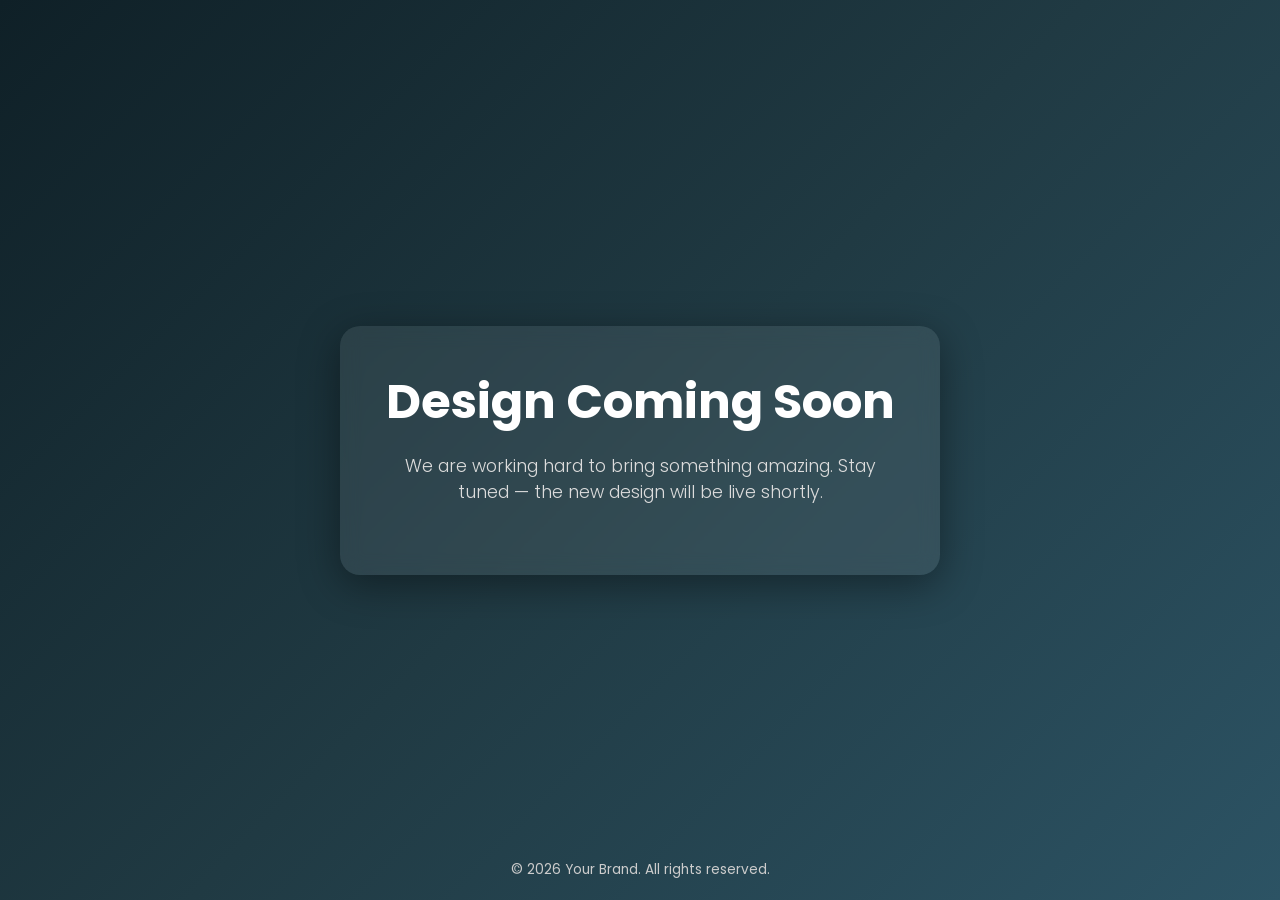
<file: coming-soon.html>
<!DOCTYPE html>
<html lang="en">
<head>
    <meta charset="UTF-8">
    <title>Coming Soon</title>
    <meta name="viewport" content="width=device-width, initial-scale=1.0">

    <!-- Google Font -->
    <link href="https://fonts.googleapis.com/css2?family=Poppins:wght@300;400;600;700&display=swap" rel="stylesheet">

    <style>
        * {
            margin: 0;
            padding: 0;
            box-sizing: border-box;
            font-family: 'Poppins', sans-serif;
        }

        body {
            height: 100vh;
            background: linear-gradient(135deg, #0f2027, #203a43, #2c5364);
            display: flex;
            align-items: center;
            justify-content: center;
            color: #ffffff;
            text-align: center;
            overflow: hidden;
        }

        .container {
            max-width: 600px;
            padding: 40px;
            backdrop-filter: blur(10px);
            background: rgba(255, 255, 255, 0.08);
            border-radius: 20px;
            box-shadow: 0 10px 40px rgba(0, 0, 0, 0.4);
            animation: fadeIn 1.5s ease-in-out;
        }

        h1 {
            font-size: 3rem;
            font-weight: 700;
            margin-bottom: 15px;
        }

        p {
            font-size: 1.1rem;
            font-weight: 300;
            margin-bottom: 30px;
            color: #dcdcdc;
        }

        .notify-btn {
            padding: 12px 28px;
            font-size: 1rem;
            font-weight: 500;
            border: none;
            border-radius: 30px;
            cursor: pointer;
            background: #00f5a0;
            color: #000;
            transition: 0.3s ease;
        }

        .notify-btn:hover {
            background: #00c98d;
            transform: scale(1.05);
        }

        @keyframes fadeIn {
            from {
                opacity: 0;
                transform: translateY(20px);
            }
            to {
                opacity: 1;
                transform: translateY(0);
            }
        }

        footer {
            position: absolute;
            bottom: 20px;
            font-size: 0.85rem;
            color: #cccccc;
        }

        @media(max-width: 500px){
            h1{
                font-size: 2.2rem;
            }
        }
    </style>
</head>
<body>

    <div class="container">
        <h1>Design Coming Soon</h1>
        <p>We are working hard to bring something amazing.  
           Stay tuned — the new design will be live shortly.</p>
        
    </div>

    <footer>
        © 2026 Your Brand. All rights reserved.
    </footer>

</body>
</html>
</file>
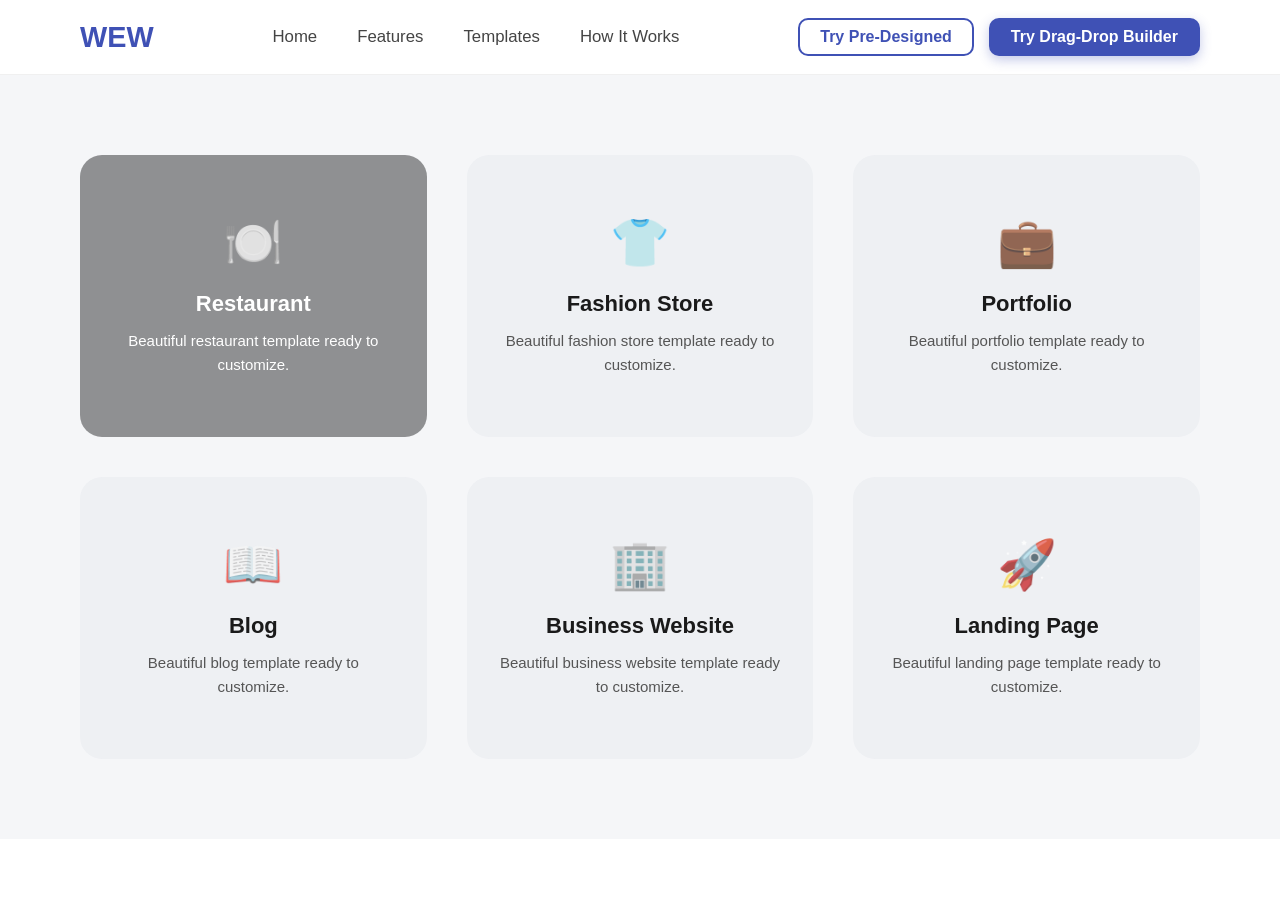
<file: prd-intro.html>
<!DOCTYPE html>
<html lang="en">
<head>
    <meta charset="UTF-8">
    <meta name="viewport" content="width=device-width, initial-scale=1.0">
    <title>Document</title>
    <link rel="stylesheet" href="prd-intro.css">
</head>
<body>
<nav class="navbar">
        <div class="logo">WEW</div>

        <ul class="nav-links">
    <li><a href="#home">Home</a></li>
    <li><a href="#features">Features</a></li>
    <li><a href="#templates">Templates</a></li>
    <li><a href="#how-it-works">How It Works</a></li>
</ul>


        <div class="nav-buttons">
            <a class="btn-outline" href="prd-intro.html">Try Pre-Designed</a>
            <a class="btn-primary" href="urd-intro.html">Try Drag-Drop Builder</a>
        </div>
    </nav>

    <section class="hero-templates" id="templates">
    <div class="templates-container">

        <a href="rest-preview.html" class="template-card">
            <div class="template-icon">🍽️</div>
            <h3>Restaurant</h3>
            <p style="color:#fff">Beautiful restaurant template ready to customize.</p>
        </a>

        <a href="coming-soon.html" class="template-card">
            <div class="template-icon">👕</div>
            <h3>Fashion Store</h3>
            <p>Beautiful fashion store template ready to customize.</p>
        </a>

        <a href="coming-soon.html" class="template-card">
            <div class="template-icon">💼</div>
            <h3>Portfolio</h3>
            <p>Beautiful portfolio template ready to customize.</p>
        </a>

        <a href="coming-soon.html" class="template-card">
            <div class="template-icon">📖</div>
            <h3>Blog</h3>
            <p>Beautiful blog template ready to customize.</p>
        </a>

        <a href="coming-soon.html" class="template-card">
            <div class="template-icon">🏢</div>
            <h3>Business Website</h3>
            <p>Beautiful business website template ready to customize.</p>
        </a>

        <a href="coming-soon.html" class="template-card">
            <div class="template-icon">🚀</div>
            <h3>Landing Page</h3>
            <p>Beautiful landing page template ready to customize.</p>
        </a>

    </div>
</section>

</body>
</html>
</file>
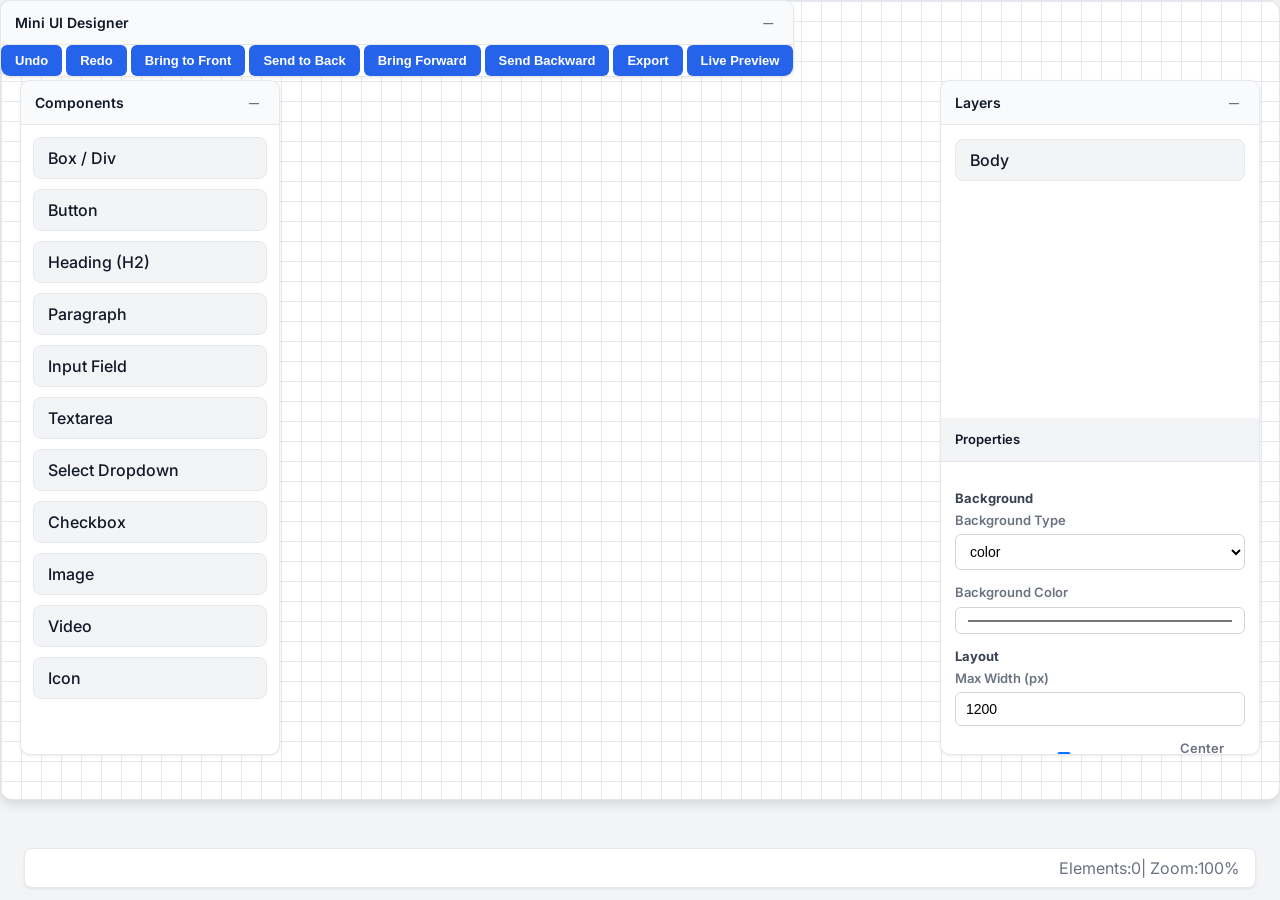
<file: urd-intro.html>
<!doctype html>
<html lang="en">
<head>
  <meta charset="utf-8" />
  <meta name="viewport" content="width=device-width, initial-scale=1" />
  <title>Mini UI Designer (Fullscreen Canvas)</title>

  <!-- Fonts -->
  <link href="https://fonts.googleapis.com/css2?family=Inter:wght@400;700&family=Poppins:wght@400;700&family=Roboto:wght@400;700&family=Montserrat:wght@400;700&display=swap" rel="stylesheet" />

  <!-- Icons -->
  <link rel="stylesheet" href="https://cdnjs.cloudflare.com/ajax/libs/font-awesome/6.5.1/css/all.min.css"/>

  <!-- Styles -->
  <link rel="stylesheet" href="urd-intro.css" />

  <!-- Favicon -->
  <link rel="icon" href="data:,">
</head>

<body>

  <!-- Background (non-interactive) -->
  <div id="canvas-bg" aria-hidden="true"></div>
  <!-- ================= TOP BAR ================= -->
  <div id="floating-topbar" class="floating-pane topbar floating">
    <div class="pane-header floating-header" id="drag-topbar">
      <span>Mini UI Designer</span>
      <button
        type="button"
        id="minTopbar"
        class="pane-min-btn"
        aria-label="Minimize top bar"
      >–</button>
    </div>

    <div class="topbar-actions" id="topbar-actions">
      <button type="button" id="undoBtn" class="btn">Undo</button>
      <button type="button" id="redoBtn" class="btn">Redo</button>
      <button type="button" id="bringFrontBtn" class="btn">Bring to Front</button>
      <button type="button" id="sendBackBtn" class="btn">Send to Back</button>
      <button type="button" id="bringForwardBtn" class="btn">Bring Forward</button>
      <button type="button" id="sendBackwardBtn" class="btn">Send Backward</button>
      <button type="button" id="exportBtn" class="btn">Export</button>
      <button type="button" id="livePreviewBtn" class="btn">Live Preview</button>
    </div>
  </div>

  <!-- ================= LEFT PANE ================= -->
  <div id="floating-left" class="floating-pane left-pane floating">
    <div class="pane-header floating-header" id="drag-left">
      <span>Components</span>
      <button
        type="button"
        id="minLeft"
        class="pane-min-btn"
        aria-label="Minimize components panel"
      >–</button>
    </div>

    <div class="components-list" id="componentsList"></div>
  </div>

  <!-- ================= RIGHT PANE ================= -->
  <div id="floating-right" class="floating-pane right-pane floating">
    <div class="pane-header floating-header" id="drag-right">
      <span>Layers</span>
      <button
        type="button"
        id="minRight"
        class="pane-min-btn"
        aria-label="Minimize layers panel"
      >–</button>
    </div>

    <div id="layersPanel" class="panel-scroll"></div>

    <div class="pane-header">Properties</div>
    <div id="propsPanel" class="panel-scroll"></div>
  </div>

  <!-- ================= CANVAS ================= -->
  <main id="canvasWrapper">
    <div id="canvas" role="application"></div>
  </main>

  <!-- ================= STATUS BAR ================= -->
  <footer class="statusbar floating-pane">
    Elements: <span id="elCount">0</span> |
    Zoom: <span id="zoomVal">100%</span>
  </footer>

  <!-- ================= NOSCRIPT ================= -->
  <noscript>
    <div style="padding:20px;color:red;">
      This app requires JavaScript to run.
    </div>
  </noscript>

  <!-- ================= SCRIPT ================= -->
  <script type="module" src="main.js"></script>

</body>
</html>
</file>
<file: prd-intro.css>
.navbar {
    width: 100%;
    padding: 18px 80px;
    display: flex;
    justify-content: space-between;
    align-items: center;
    background: #fff;
    position: sticky;
    top: 0;
    z-index: 100;
    border-bottom: 1px solid rgba(0,0,0,0.06);
}

.logo {
    font-size: 1.8rem;
    font-weight: 700;
    color: #3f51b5;
}

.nav-links {
    display: flex;
    gap: 40px;
    list-style: none;
}

.nav-links a {
    text-decoration: none;
    font-size: 1.05rem;
    color: #444;
    transition: 0.2s;
}

.nav-links a:hover {
    color: #3f51b5;
}

.nav-buttons {
    display: flex;
    gap: 15px;
}

.btn-primary {
    background: #3f51b5;
    color: white;
    padding: 10px 22px;
    border-radius: 10px;
    text-decoration: none;
    font-weight: 600;
    box-shadow: 0 4px 12px rgba(63, 81, 181, 0.3);
    transition: 0.2s;
}

.btn-primary:hover {
    transform: translateY(-2px);
}

.btn-outline {
    border: 2px solid #3f51b5;
    padding: 8px 20px;
    border-radius: 10px;
    text-decoration: none;
    color: #3f51b5;
    font-weight: 600;
    transition: 0.2s;
}

.btn-outline:hover {
    background: rgba(63,81,181,0.08);
}

/* RESET */
* {
    margin: 0;
    padding: 0;
    box-sizing: border-box;
    font-family: 'Inter', sans-serif;
}
html{
    scroll-behavior: smooth;
}
body {
    background: #ffffff;
    color: #1a1a1a;
    overflow-x: hidden;
}

/* ================= HERO TEMPLATE SECTION ================= */

.hero-templates {
    padding: 80px 80px;
    background: #f5f6f8;
}

.templates-container {
    max-width: 1200px;
    margin: auto;
    display: grid;
    grid-template-columns: repeat(3, 1fr);
    gap: 40px;
}

.template-card {
    background: #eef0f3;
    padding: 60px 30px;
    border-radius: 22px;
    text-align: center;
    transition: all 0.3s ease;
    text-decoration: none;
    color: inherit;
    display: block;
}

/* First Card Background Image */
.templates-container .template-card:first-child {
    position: relative;
    overflow: hidden;
    color: #ffffff;
}

/* Background Layer */
.templates-container .template-card:first-child::before {
    content: "";
    position: absolute;
    inset: 0;
    
    background: url("https://res.cloudinary.com/dtc5mqbv0/image/upload/v1767405714/hero_tpxpio.jpg");
    background-size: cover;
    background-position: center;
    background-repeat: no-repeat;

    filter: blur(1px);
    transform: scale(1.1); /* prevents blur edge cut */
    z-index: 0;
}

/* Dark Overlay (optional but recommended) */
.templates-container .template-card:first-child::after {
    content: "";
    position: absolute;
    inset: 0;
    background: rgba(0,0,0,0.4);
    z-index: 1;
}

/* Keep Content Above Blur */
.templates-container .template-card:first-child * {
    position: relative;
    z-index: 2;
}


.template-card:hover {
    transform: translateY(-10px);
    box-shadow: 0 20px 40px rgba(0,0,0,0.08);
}

.template-card:hover {
    transform: translateY(-10px);
    box-shadow: 0 20px 40px rgba(0,0,0,0.08);
}

.template-icon {
    font-size: 48px;
    margin-bottom: 20px;
    opacity: 0.8;
}

.template-card h3 {
    font-size: 22px;
    margin-bottom: 12px;
    font-weight: 600;
}

.template-card p {
    font-size: 15px;
    color: #555;
    line-height: 1.6;
}
</file>
<file: urd-intro.css>
/* ------------------------------------------------------
   GLOBAL RESET + BASE
------------------------------------------------------ */
*, *::before, *::after {
  box-sizing: border-box;
}

:root {
  --panel-bg: #ffffff;
  --panel-border: #e5e7eb;
  --panel-hover: #f5f6f8;
  --panel-radius: 10px;

  --accent: #2563eb;
  --accent-hover: #1e4ecf;

  --text: #111827;
  --text-light: #6b7280;
  --bg: #f3f4f6;

  --shadow-sm: 0 1px 3px rgba(0,0,0,0.08);
  --shadow-md: 0 4px 12px rgba(0,0,0,0.12);

  --font: "Inter", -apple-system, BlinkMacSystemFont, sans-serif;
}

/* Layout */
html, body {
  margin: 0;
  padding: 0;
  font-family: var(--font);
  background: var(--bg);
  color: var(--text);
  overflow: hidden;
}

/* ------------------------------------------------------
   CANVAS WRAPPER
------------------------------------------------------ */
#canvasWrapper {
  position: fixed;
  inset: 0;
  overflow-y: auto;
  overflow-x: hidden;
  background: var(--bg);
  padding: 0;
  z-index: 2;

}

/* ------------------------------------------------------
   CANVAS
------------------------------------------------------ */
#canvas {
  position: relative;
  width: 1600px;
  margin: 0 auto;
  background: #fff;
  border: 1px solid #e2e5e9;
  border-radius: 12px;
  box-shadow: var(--shadow-md);

  /* Grid */
  background-image:
    linear-gradient(#e5e7eb 1px, transparent 1px),
    linear-gradient(90deg, #e5e7eb 1px, transparent 1px);
  background-size: 20px 20px;

  transform-origin: 0 0;
}

/* ------------------------------------------------------
   FLOATING PANELS
------------------------------------------------------ */
.floating-pane {
  background: var(--panel-bg);
  border: 1px solid var(--panel-border);
  border-radius: var(--panel-radius);
  box-shadow: var(--shadow-sm);
  position: fixed;
  overflow: hidden;
  z-index: 1000;
  transition: box-shadow 0.2s ease;
}

.floating-pane:hover {
  box-shadow: var(--shadow-md);
}

/* Panel Header */
.pane-header {
  background: #f9fafb;
  border-bottom: 1px solid var(--panel-border);
  height: 44px;
  padding: 0 14px;
  display: flex;
  align-items: center;
  justify-content: space-between;
  font-weight: 600;
  font-size: 14px;
  color: var(--text);
  cursor: move;
  flex-shrink: 0; /* prevent header from shrinking */
}

.pane-min-btn {
  border: none;
  background: transparent;
  font-size: 18px;
  cursor: pointer;
  color: var(--text-light);
}

.pane-min-btn:hover {
  color: var(--text);
}

/* ------------------------------------------------------
   LEFT PANEL (Components)
------------------------------------------------------ */
.left-pane.floating {
  width: 260px;
  left: 20px;
  top: 80px;
  height: 75vh;        /* FIXED HEIGHT */
  display: flex;
  flex-direction: column;
  overflow: hidden;
}

/* Component List */
.components-list {
  flex: 1;
  padding: 12px;
  overflow-y: auto;     /* scrolls independently */
  min-height: 0;
}

.component-item {
  background: #f3f4f6;
  padding: 10px 14px;
  margin-bottom: 10px;
  border-radius: 8px;
  cursor: pointer;
  color: var(--text);
  font-weight: 500;
  border: 1px solid #e5e7eb;
  transition: background 0.2s, border 0.2s;
}

.component-item:hover {
  background: var(--panel-hover);
  border-color: #d1d5db;
}

.component-item.active {
  background: var(--accent);
  color: #fff;
  border-color: var(--accent);
}

/* ------------------------------------------------------
   RIGHT PANEL (Layers + Properties)
------------------------------------------------------ */
.right-pane.floating {
  width: 320px;
  right: 20px;
  top: 80px;
  height: 75vh;       /* FIXED HEIGHT */
  display: flex;
  flex-direction: column;
  overflow: hidden;
}

/* LAYERS PANEL */
#layersPanel {
  flex: 1;
  padding: 14px;
  overflow-y: auto;
  min-height: 0;
}

/* PROPERTIES PANEL */
#propsPanel {
  flex: 1;
  padding: 14px;
  overflow-y: auto;
  min-height: 0;
}

/* OLD SCROLL CODE — REMOVED (not needed now)
.panel-scroll {
  padding: 14px;
  overflow-y: auto;
  max-height: calc(82vh - 60px);
}
*/

/* ------------------------------------------------------
   PROPERTIES INPUTS
------------------------------------------------------ */
.prop-group {
  margin-bottom: 14px;
}

.prop-group label {
  font-size: 13px;
  font-weight: 600;
  color: var(--text-light);
  margin-bottom: 6px;
  display: block;
}

.prop-group input,
.prop-group select,
.prop-group textarea {
  width: 100%;
  padding: 8px 10px;
  font-size: 14px;
  border-radius: 6px;
  border: 1px solid #d1d5db;
  background: #fff;
  transition: border 0.2s, box-shadow 0.2s;
}

.prop-group input:focus,
.prop-group select:focus {
  border-color: var(--accent);
  box-shadow: 0 0 6px rgba(37,99,235,0.25);
}

/* ------------------------------------------------------
   LAYERS PANEL ITEMS
------------------------------------------------------ */
.layer-item {
  padding: 10px 14px;
  background: #f3f4f6;
  border-radius: 8px;
  margin-bottom: 10px;
  cursor: pointer;
  font-weight: 500;
  display: flex;
  align-items: center;
  justify-content: space-between;
  border: 1px solid #e5e7eb;
  transition: background 0.2s, border 0.2s;
}

.layer-item:hover {
  background: var(--panel-hover);
  border-color: #d1d5db;
}

.layer-item.selected {
  background: var(--accent);
  color: #fff;
  border-color: var(--accent);
}

/* ------------------------------------------------------
   CANVAS ELEMENTS
------------------------------------------------------ */
.canvas-element {
  position: absolute;
  border: 2px solid transparent;
  border-radius: 8px;
  display: flex;
  justify-content: center;
  align-items: center;
  cursor: move;
  transition: border-color 0.12s;
  font-weight: 500;
   /* 🔑 REQUIRED FOR BORDER RADIUS */
  overflow: hidden;
}

.canvas-element.selected {
  border-color: var(--accent);
  box-shadow: 0 0 0 3px rgba(37,99,235,0.2);
  z-index: 5;
}

/* Resize Handles */
.resize-handle {
  width: 10px;
  height: 10px;
  border: 2px solid white;
  background: var(--accent);
  border-radius: 50%;
  position: absolute;
}

.resize-handle.nw { top: -6px; left: -6px; cursor: nwse-resize; }
.resize-handle.ne { top: -6px; right: -6px; cursor: nesw-resize; }
.resize-handle.sw { bottom: -6px; left: -6px; cursor: nesw-resize; }
.resize-handle.se { bottom: -6px; right: -6px; cursor: nwse-resize; }

/* ------------------------------------------------------
   BUTTONS
------------------------------------------------------ */
.btn {
  background: var(--accent);
  color: #fff;
  padding: 8px 14px;
  border-radius: 6px;
  font-size: 13px;
  border: none;
  cursor: pointer;
  font-weight: 600;
  transition: background 0.2s;
}

.btn:hover {
  background: var(--accent-hover);
}

/* ------------------------------------------------------
   STATUS BAR
------------------------------------------------------ */
.statusbar {
  background: #ffffff;
  border-top: 1px solid #e5e7eb;
  height: 40px;
  position: fixed;
  bottom: 12px;
  left: 24px;
  right: 24px;
  border-radius: 8px;
  box-shadow: var(--shadow-sm);
  padding: 0 16px;
  display: flex;
  align-items: center;
  justify-content: flex-end;
  color: var(--text-light);
}

/* ------------------------------------------------------
   MINIMIZED PANELS
------------------------------------------------------ */
.floating-pane.minimized {
  height: 44px;
}

.floating-pane.minimized > :not(.pane-header) {
  display: none !important;
}
/* ---------- FIXES & UX IMPROVEMENTS ---------- */

/* Draggable headers only */
.pane-header {
  cursor: default;
}

.floating-header {
  cursor: move;
}

/* Responsive canvas */
#canvas {
  width: min(1600px, calc(100% - 40px));
}

/* Prevent resize handles from blocking drag */
.canvas-element.dragging .resize-handle {
  pointer-events: none;
}

/* Sub-section headers */
.right-pane .pane-header:not(.floating-header) {
  background: #f3f4f6;
  font-size: 13px;
}

/* Secondary buttons */
.btn.secondary {
  background: #e5e7eb;
  color: var(--text);
}

.btn.secondary:hover {
  background: #d1d5db;
}
/* ================= EDITOR ANIMATIONS ================= */

@keyframes fadeIn {
  from { opacity: 0; }
  to   { opacity: 1; }
}

@keyframes fadeOut {
  from { opacity: 1; }
  to   { opacity: 0; }
}

@keyframes fadeInUp {
  from { opacity: 0; transform: translateY(20px); }
to   { opacity: 1; transform: translateY(0); }

}

@keyframes fadeInDown {
  from { opacity: 0; transform: translateY(-20px); }
to   { opacity: 1; transform: translateY(0); }

}

@keyframes fadeInLeft {
  from { opacity: 0; transform: translateX(-20px); }
  to   { opacity: 1; transform: translateX(0px); }
}

@keyframes fadeInRight {
  from { opacity: 0; transform: translateX(20px);}
  to   { opacity: 1; transform: translateX(0px); }
}




@keyframes fadeOutUp {
  to { opacity: 0; transform: translateY(-20px); }

}

@keyframes fadeOutDown {
  to { opacity: 0; transform: translateY(20px); }

}


@keyframes slideInLeft {
  from { opacity: 0; transform: translate3d(-200px, 0, 0); }
  to   { opacity: 1; transform: translate3d(0, 0, 0); }
}
@keyframes slideInRight {
  from { opacity: 0; transform: translate3d(200px, 0, 0); }
  to   { opacity: 1; transform: translate3d(0, 0, 0); }
}
@keyframes slideInUp {
  from { opacity: 0; transform: translate3d(0, 200px, 0); }
  to   { opacity: 1; transform: translate3d(0, 0, 0); }
}
@keyframes slideInDown {
  from { opacity: 0; transform: translate3d(0, -200px, 0); }
  to   { opacity: 1; transform: translate3d(0, 0, 0); }
}

@keyframes slideOutLeft {
  from { opacity: 1; --tx: 0px; }
  to   { transform: translateX(-200px);opacity: 0;}
}

@keyframes slideOutRight {
  from { opacity: 1; --tx: 0px; }
  to   { opacity: 0;transform: translateX(200px); }
}

@keyframes slideUp {
  from { opacity: 1; --ty: 0px; }
  to   { opacity: 0; transform: translateY(-200px);}
}

@keyframes slideDown {
  from { opacity: 1; --ty: 0px; }
  to   { opacity: 0; transform: translateY(200px)
; }
}

/* ================= SCALE ANIMATIONS ================= */
/* Scale In */
@keyframes scaleIn {
   from {
    opacity: 0;
    transform: scale(0.85);
  }
  to {
    opacity: 1;
    transform: scale(1);
  }
}

@keyframes scaleInSmall {
    from {
    opacity: 0;
    transform: scale(0.85);
  }
  to {
    opacity: 1;
    transform: scale(1);
  }
}

@keyframes scaleInBig {
   from {
    opacity: 0;
    transform: scale(0.85);
  }
  to {
    opacity: 1;
    transform: scale(1);
  }
}


@keyframes scaleOut {
  from { opacity: 1; transform: scale(1); }
  to   { opacity: 0; transform: scale(0.85); }
}

@keyframes scaleOutSmall {
  from { opacity: 1; transform: scale(1); }
  to   { opacity: 0; transform: scale(0.7); }
}

@keyframes scaleOutBig {
  from { opacity: 1; transform: scale(1); }
  to   { opacity: 0; transform: scale(1.2); }
}

@keyframes pulse {
  0%   { transform: scale(1); }
  50%  { transform: scale(1.06); }
  100% { transform: scale(1); }
}

@keyframes bounceScale {
  0%   { transform: scale(0.3); }
  60%  { transform: scale(1.08); }
  80%  { transform: scale(0.95); }
  100% { transform: scale(1); }
}

.canvas-element {
  transform:
    translate3d(var(--tx), var(--ty), 0)
    scale(var(--scale));

  transition:
    transform 0.6s cubic-bezier(.22,.61,.36,1),
    opacity 0.4s ease;

  will-change: transform, opacity;
}
/* 🔑 Disable transition while keyframe animation runs */
.canvas-element[style*="animation"] {
  transition: none !important;
}




@keyframes moveXY {
  from {
    --tx: var(--from-x);
    --ty: var(--from-y);
  }
  to {
    --tx: 0px;
    --ty: 0px;
  }
}
/* ======================================================
   ANIMATION UTILITY CLASSES (CRITICAL FIX)
====================================================== */

/* ---------- FADE ---------- */
.anim-fade-in {
  animation: fadeIn 0.6s ease forwards;
}

.anim-fade-out {
  animation: fadeOut 0.6s ease forwards;
}

.anim-fade-up {
  animation: fadeInUp 0.6s ease forwards;
}

.anim-fade-down {
  animation: fadeInDown 0.6s ease forwards;
}

.anim-fade-left {
  animation: fadeInLeft 0.6s ease forwards;
}

.anim-fade-right {
  animation: fadeInRight 0.6s ease forwards;
}

/* ---------- SLIDE ---------- */
.anim-slide-left {
  animation: slideInLeft 0.6s ease forwards;
}

.anim-slide-right {
  animation: slideInRight 0.6s ease forwards;
}

.anim-slide-up {
  animation: slideInUp 0.6s ease forwards;
}

.anim-slide-down {
  animation: slideInDown 0.6s ease forwards;
}

/* ---------- SCALE ---------- */
.anim-scale-in {
  animation: scaleIn 0.45s ease forwards;
}

.anim-scale-in-small {
  animation: scaleInSmall 0.45s ease forwards;
}

.anim-scale-in-big {
  animation: scaleInBig 0.45s ease forwards;
}

.anim-scale-out {
  animation: scaleOut 0.45s ease forwards;
}

/* ---------- SPECIAL ---------- */
.anim-pulse {
  animation: pulse 0.9s ease-in-out infinite;
}

.anim-bounce {
  animation: bounceScale 0.6s ease forwards;
}

/* =======================================================
   FONT PREVIEW DROPDOWN (Google Font Preview)
======================================================= */

.font-preview-select {
  width: 100%;
  padding: 8px 10px;
  font-size: 14px;
  border-radius: 6px;
  border: 1px solid #d1d5db;
  background: #fff;
  cursor: pointer;
  transition: border 0.2s, box-shadow 0.2s;
}

/* On focus highlight */
.font-preview-select:focus {
  border-color: var(--accent);
  box-shadow: 0 0 6px rgba(37,99,235,0.25);
}

/* Dropdown list styling */
.font-preview-select option {
  padding: 6px;
  font-size: 15px;
}
</file>
